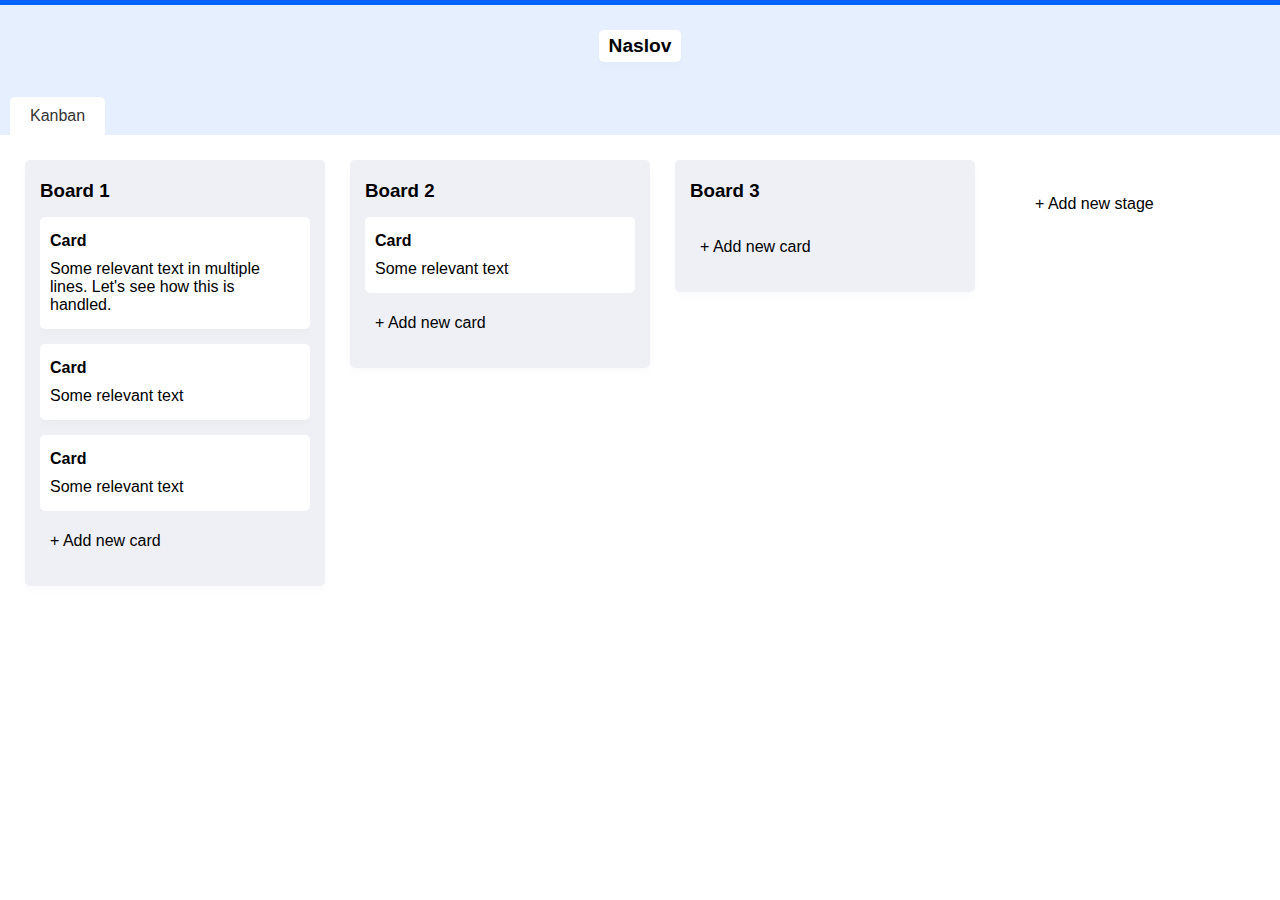
<file: components/Kanban Component/index.html>
<!DOCTYPE html>
<html lang="en">
  <head>
    <meta charset="UTF-8" />
    <meta http-equiv="X-UA-Compatible" content="IE=edge" />
    <meta name="viewport" content="width=device-width, initial-scale=1.0" />
    <title>Kanban Component</title>
    <link rel="stylesheet" href="css/style.css" />
    <script src="js/script.js" defer></script>
  </head>
  <body>
    <header>
      <div class="title">
        <div class="header-wrapper">
          <h1>Naslov</h1>
        </div>
      </div>
      <div class="subheader">
        <div class="subheader subheader__view">
          <a href="#">Kanban</a>
        </div>
      </div>
    </header>
    <main>
      <div class="kanban-container">
        <div class="kanban-stage">
          <div class="kanban-stage-title">
            <h3>Board 1</h3>
          </div>

          <div class="kanban-card-container">
            <div class="kanban-card">
              <h4>Card</h4>
              <p>
                Some relevant text in multiple lines. Let's see how this is
                handled.
              </p>
            </div>
            <div class="kanban-card">
              <h4>Card</h4>
              <p>Some relevant text</p>
            </div>
            <div class="kanban-card">
              <h4>Card</h4>
              <p>Some relevant text</p>
            </div>
          </div>

          <div class="new-card-container">
            <p class="button add-new-card">+ Add new card</p>
          </div>
        </div>

        <div class="kanban-stage">
          <div class="kanban-stage-title">
            <h3>Board 2</h3>
          </div>

          <div class="kanban-card-container">
            <div class="kanban-card">
              <h4>Card</h4>
              <p>Some relevant text</p>
            </div>
          </div>
          <div class="new-card-container">
            <p class="button add-new-card">+ Add new card</p>
          </div>
        </div>

        <div class="kanban-stage">
          <div class="kanban-stage-title">
            <h3>Board 3</h3>
          </div>

          <div class="kanban-card-container"></div>

          <div class="new-card-container">
            <p class="button add-new-card">+ Add new card</p>
          </div>
        </div>

        <div class="kanban-stage new-stage-container">
          <div class="kanban-card new-card-container">
            <p class="button new-stage-button">+ Add new stage</p>
          </div>
        </div>
      </div>
    </main>
  </body>
</html>
</file>
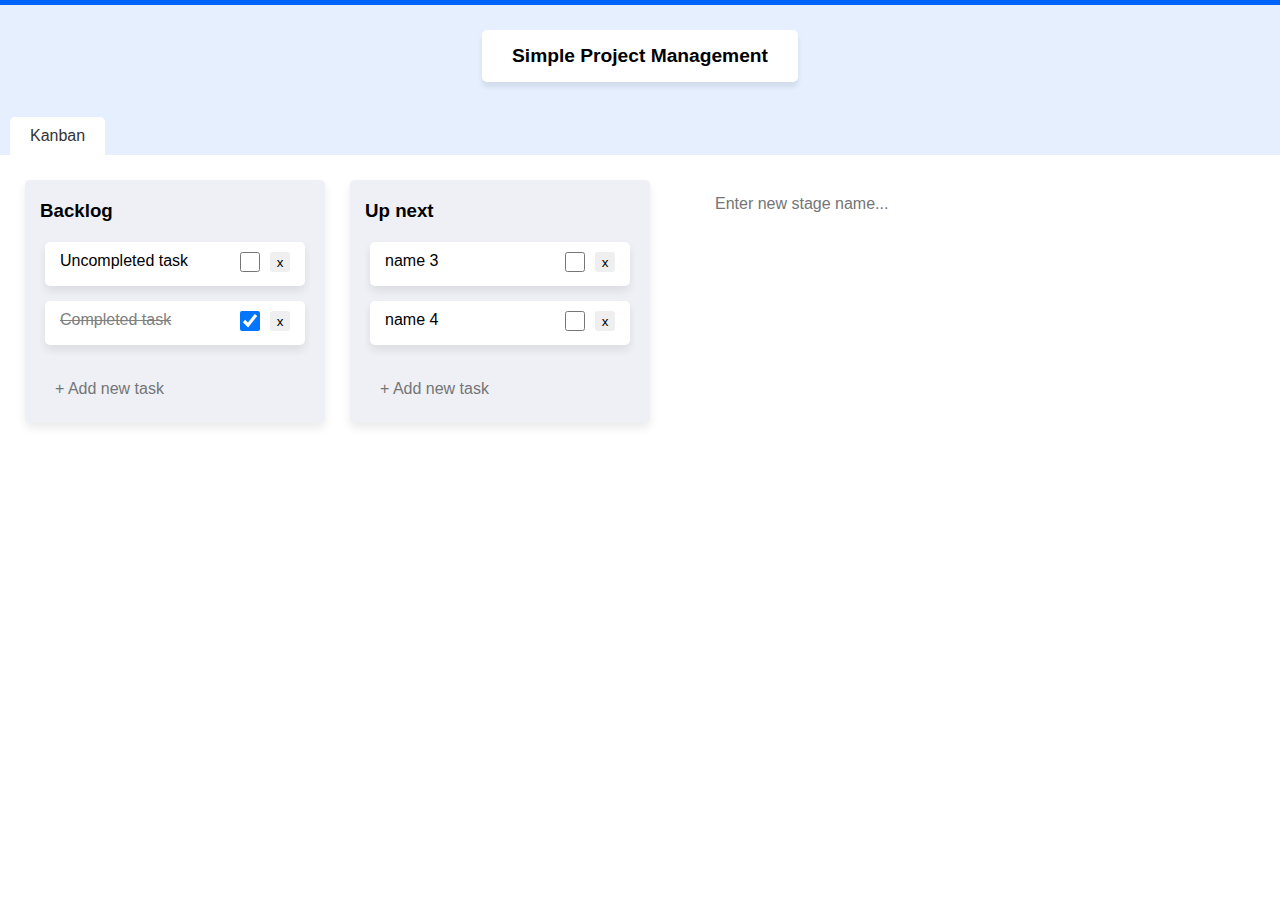
<file: components/Kanban-Board/index.html>
<!DOCTYPE html>
<html lang="en">
  <head>
    <meta charset="UTF-8" />
    <meta http-equiv="X-UA-Compatible" content="IE=edge" />
    <meta name="viewport" content="width=device-width, initial-scale=1.0" />
    <title>Kanban Component</title>
    <link rel="stylesheet" href="css/style.css" />
    <script defer src="js/script.js"></script>
  </head>
  <body>
    <header>
      <div class="title">
        <div class="header-wrapper">
          <h1>Simple Project Management</h1>
        </div>
      </div>
      <div class="subheader">
        <div class="subheader subheader__view">
          <a href="#">Kanban</a>
        </div>
      </div>
    </header>
    <main>
      <div class="kanban-container">
        <div class="stage-container"></div>
        <div class="kanban-stage new-stage-container">
          <div class="kanban-card new-card-container">
            <form>
              <input
                type="text"
                class="new-stage-name form-input"
                placeholder="Enter new stage name..."
              />
              <button class="button new-stage-button">+ Add new stage</button>
            </form>
          </div>
        </div>
      </div>
    </main>
  </body>
</html>
</file>
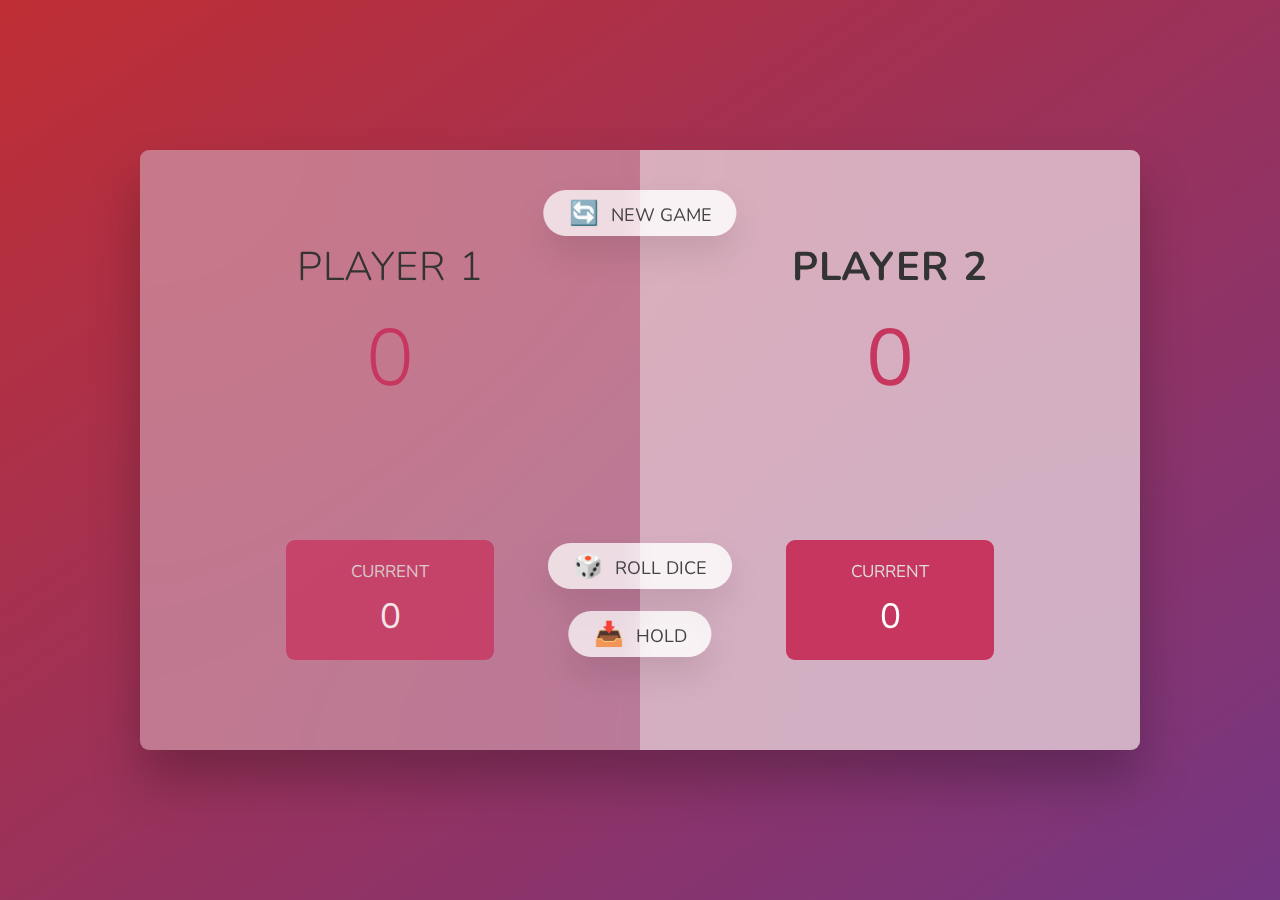
<file: components/Two Player Dice Game/index.html>
<!DOCTYPE html>
<html lang="en">
  <head>
    <meta charset="UTF-8" />
    <meta name="viewport" content="width=device-width, initial-scale=1.0" />
    <meta http-equiv="X-UA-Compatible" content="ie=edge" />
    <link rel="stylesheet" href="style.css" />
    <title>Pig Game</title>
  </head>
  <body>
    <main>
      <section class="player player--0">
        <h2 class="name" id="name--0">Player 1</h2>
        <p class="score" id="score--0">0</p>
        <div class="current">
          <p class="current-label">Current</p>
          <p class="current-score" id="current--0">0</p>
        </div>
      </section>
      <section class="player player--1 player--active">
        <h2 class="name" id="name--1">Player 2</h2>
        <p class="score" id="score--1">0</p>
        <div class="current">
          <p class="current-label">Current</p>
          <p class="current-score" id="current--1">0</p>
        </div>
      </section>

      <img src="dice-5.png" alt="Playing dice" class="dice hidden" />
      <button class="btn btn--new">🔄 New game</button>
      <button class="btn btn--roll">🎲 Roll dice</button>
      <button class="btn btn--hold">📥 Hold</button>
    </main>
    <script src="script.js"></script>
  </body>
</html>
</file>
<file: components/Kanban Component/css/style.css>
:root {
  font-family: "Segoe UI", Tahoma, Geneva, Verdana, sans-serif;
  --light-blue: #e5effe;
  --blue: #0064fd;
  --white: #ffffff;
  --text: #333333;
  --grey: #e0e2e7;
  --slider-grey: #c5c6ca;
  --slider-grey-hover: #b1b2b4;
  --light-grey: #eef0f6;
  --shadow: #00000005;
}

body {
  margin: 0;
}

/* ---------------------------- HORIZONTAL SLIDER CUSTOM SCROLLBAR ----------------------------*/

::-webkit-scrollbar {
  width: 7.5px;
  height: 7.5px;
}

::-webkit-scrollbar-track {
  background: transparent;
}

::-webkit-scrollbar-thumb {
  background: var(--slider-grey);
  border-radius: 20px;
}

::-webkit-scrollbar-thumb:hover {
  background: var(--slider-grey-hover);
}

/* ---------------------------- HEADER ----------------------------*/

.title {
  display: flex;
  align-items: center;
  justify-content: center;
  background: var(--light-blue);
  border-top: 5px solid var(--blue);
  padding: 25px;
}

.header-wrapper {
  background: var(--white);
  border-radius: 5px;
  box-shadow: 0px 5px 5px var(--shadow);
}

.header-wrapper h1 {
  font-size: 1.2em;
  padding: 5px 10px;
  margin: 0;
}

.subheader {
  display: flex;
  background-color: var(--light-blue);
  padding: 10px;
  padding-bottom: 0;
}

.subheader__view {
  background-color: white;
  padding: 10px 20px;
  border-radius: 5px 5px 0 0;
}

.subheader__view a {
  text-decoration: none;
  color: var(--text);
}

/* ---------------------------- KANBAN ----------------------------*/

.kanban-container {
  padding: 25px;
  display: flex;
  flex-flow: row;
  gap: 25px;
  -webkit-column-gap: 25px;
  overflow-x: auto;
  align-items: flex-start;
}

.kanban-stage {
  background-color: var(--light-grey);
  padding: 15px;
  border-radius: 5px;
  width: 270px;
  box-shadow: 0px 5px 10px var(--shadow);
  display: flex;
  flex-direction: column;
}

.kanban-stage-title h3 {
  margin-top: 5px;
  margin-bottom: 15px;
  width: 270px;
}

.kanban-card-container {
  display: flex;
  flex-direction: column;
  gap: 15px;
  -webkit-column-gap: 25px;
  overflow-y: auto;
  overflow-x: hidden;
  max-height: calc(100vh - 330px);
}

.kanban-card {
  background-color: var(--white);
  padding: 5px 10px;
  width: 250px;
  border-radius: 5px;
  box-shadow: 0px 5px 10px var(--shadow);
}

.kanban-card h4 {
  margin: 10px auto;
}

.kanban-card p {
  margin: 10px auto;
}

.new-stage-container {
  background-color: var(--white);
  box-shadow: none;
}

.new-stage-container .new-card-container {
  box-shadow: none;
}

.button {
  cursor: pointer;
  padding: 5px 10px;
  border-radius: 3px;
}

.button:hover {
  background-color: var(--grey);
}

@media screen and (max-width: 600px) {
  .kanban-container {
    scroll-snap-type: x mandatory;
  }

  .kanban-stage {
    scroll-snap-align: center;
  }
}
</file>
<file: components/Kanban-Board/css/style.css>
:root {
  font-family: "Segoe UI", Tahoma, Geneva, Verdana, sans-serif;
  --light-blue: #e5effe;
  --blue: #0064fd;
  --white: #ffffff;
  --text: #333333;
  --grey: #e0e2e7;
  --slider-grey: #c5c6ca;
  --slider-grey-hover: #b1b2b4;
  --light-grey: #eef0f6;
  --shadow: #00000015;
}

html {
  scroll-behavior: smooth;
}

body {
  margin: 0;
}

input {
  font-size: 16px;
}

/* ---------------------------- HORIZONTAL SLIDER CUSTOM SCROLLBAR ----------------------------*/

::-webkit-scrollbar {
  width: 7.5px;
  height: 7.5px;
}

::-webkit-scrollbar-track {
  background: transparent;
}

::-webkit-scrollbar-thumb {
  background: var(--slider-grey);
  border-radius: 20px;
}

::-webkit-scrollbar-thumb:hover {
  background: var(--slider-grey-hover);
}

/* ---------------------------- HEADER ----------------------------*/

.title {
  display: flex;
  align-items: center;
  justify-content: center;
  background: var(--light-blue);
  border-top: 5px solid var(--blue);
  padding: 25px;
}

.header-wrapper {
  background: var(--white);
  border-radius: 5px;
  padding: 10px 20px;
  box-shadow: 0px 5px 5px var(--shadow);
}

.header-wrapper h1 {
  font-size: 1.2em;
  padding: 5px 10px;
  margin: 0;
}

.subheader {
  display: flex;
  background-color: var(--light-blue);
  padding: 10px;
  padding-bottom: 0;
}

.subheader__view {
  background-color: white;
  padding: 10px 20px;
  border-radius: 5px 5px 0 0;
}

.subheader__view a {
  text-decoration: none;
  color: var(--text);
}

/* ---------------------------- KANBAN ----------------------------*/

.kanban-container {
  padding: 25px;
  display: flex;
  flex-flow: row;
  gap: 25px;
  -webkit-column-gap: 25px;
  overflow-x: auto;
}

.stage-container {
  display: flex;
  gap: 25px;
  align-items: flex-start;
}

.kanban-stage {
  background-color: var(--light-grey);
  padding: 15px;
  border-radius: 5px;
  width: 270px;
  box-shadow: 0px 5px 10px var(--shadow);
  display: flex;
  flex-direction: column;
}

.kanban-stage-title h3 {
  margin-top: 5px;
  margin-bottom: 15px;
  width: 270px;
}

.kanban-card-container {
  display: flex;
  flex-direction: column;
  gap: 15px;
  -webkit-column-gap: 25px;
  overflow-y: auto;
  overflow-x: hidden;
  max-height: calc(100vh - 350px);
  padding: 5px;
  padding-bottom: 10px;
}

.kanban-card {
  display: flex;
  position: relative;
  background-color: var(--white);
  padding: 5px 10px;
  max-width: 250px;
  border-radius: 5px;
  box-shadow: 0px 5px 10px var(--shadow);
  align-items: top;
}

.kanban-card > p,
.kanban-card > .checkbox-container,
.kanban-card > .delete-button {
  margin: 5px;
}

.task-name {
  display: block;
  flex-grow: 1;
}

.task-name:hover {
  text-decoration: underline;
  cursor: pointer;
}

.task-done {
  color: grey;
  text-decoration: line-through;
}

.new-stage-container {
  padding-top: 0;
  background-color: var(--white);
  box-shadow: none;
}

.new-stage-container .new-card-container {
  box-shadow: none;
  width: 270px;
}

.new-card-container .form-input {
  width: 100%;
}

.button {
  cursor: pointer;
  padding: 10px;
  border-radius: 3px;
  margin-top: 15px;
  border: none;
  font-size: 1em;
  width: 100%;
  text-align: left;
  background-color: transparent;
}

.button:hover {
  background-color: var(--grey);
}

.delete-button,
.done-checkbox {
  border: none;
  border-radius: 3px;
  height: 20px;
  width: 20px;
  top: 15px;
  right: 10px;
  cursor: pointer;
  margin: 0;
}

.delete-button:hover {
  background-color: var(--grey);
}

@media screen and (max-width: 600px) {
  .stage-container {
    scroll-snap-type: x mandatory;
  }

  .kanban-stage {
    scroll-snap-align: center;
  }
}

.form-input {
  outline: none;
  border-radius: 5px;
  padding: 10px 15px;
  margin: 0;
  transition: 0.1s ease;
  border: 1px solid transparent;
  background-color: transparent;
  border: none;
}

.form-input:focus-within {
  border-color: lightgrey;
  box-shadow: 0px 0px 15px #d3d3d350;
  background-color: #ffffff;
}

.new-task-name {
  width: 270px;
  box-sizing: border-box;
  margin-top: 15px;
}

.add-new-card,
.new-stage-button {
  display: none;
}
</file>
<file: components/Two Player Dice Game/style.css>
@import url('https://fonts.googleapis.com/css2?family=Nunito&display=swap');

* {
  margin: 0;
  padding: 0;
  box-sizing: inherit;
}

html {
  font-size: 62.5%;
  box-sizing: border-box;
}

body {
  font-family: 'Nunito', sans-serif;
  font-weight: 400;
  height: 100vh;
  color: #333;
  background-image: linear-gradient(to top left, #753682 0%, #bf2e34 100%);
  display: flex;
  align-items: center;
  justify-content: center;
}

/* LAYOUT */
main {
  position: relative;
  width: 100rem;
  height: 60rem;
  background-color: rgba(255, 255, 255, 0.35);
  backdrop-filter: blur(200px);
  filter: blur();
  box-shadow: 0 3rem 5rem rgba(0, 0, 0, 0.25);
  border-radius: 9px;
  overflow: hidden;
  display: flex;
}

.player {
  flex: 50%;
  padding: 9rem;
  display: flex;
  flex-direction: column;
  align-items: center;
  transition: all 0.75s;
}

/* ELEMENTS */
.name {
  position: relative;
  font-size: 4rem;
  text-transform: uppercase;
  letter-spacing: 1px;
  word-spacing: 2px;
  font-weight: 300;
  margin-bottom: 1rem;
}

.score {
  font-size: 8rem;
  font-weight: 300;
  color: #c7365f;
  margin-bottom: auto;
}

.player--active {
  background-color: rgba(255, 255, 255, 0.4);
}
.player--active .name {
  font-weight: 700;
}
.player--active .score {
  font-weight: 400;
}

.player--active .current {
  opacity: 1;
}

.current {
  background-color: #c7365f;
  opacity: 0.8;
  border-radius: 9px;
  color: #fff;
  width: 65%;
  padding: 2rem;
  text-align: center;
  transition: all 0.75s;
}

.current-label {
  text-transform: uppercase;
  margin-bottom: 1rem;
  font-size: 1.7rem;
  color: #ddd;
}

.current-score {
  font-size: 3.5rem;
}

/* ABSOLUTE POSITIONED ELEMENTS */
.btn {
  position: absolute;
  left: 50%;
  transform: translateX(-50%);
  color: #444;
  background: none;
  border: none;
  font-family: inherit;
  font-size: 1.8rem;
  text-transform: uppercase;
  cursor: pointer;
  font-weight: 400;
  transition: all 0.2s;

  background-color: white;
  background-color: rgba(255, 255, 255, 0.6);
  backdrop-filter: blur(10px);

  padding: 0.7rem 2.5rem;
  border-radius: 50rem;
  box-shadow: 0 1.75rem 3.5rem rgba(0, 0, 0, 0.1);
}

.btn::first-letter {
  font-size: 2.4rem;
  display: inline-block;
  margin-right: 0.7rem;
}

.btn--new {
  top: 4rem;
}
.btn--roll {
  top: 39.3rem;
}
.btn--hold {
  top: 46.1rem;
}

.btn:active {
  transform: translate(-50%, 3px);
  box-shadow: 0 1rem 2rem rgba(0, 0, 0, 0.15);
}

.btn:focus {
  outline: none;
}

.dice {
  position: absolute;
  left: 50%;
  top: 16.5rem;
  transform: translateX(-50%);
  height: 10rem;
  box-shadow: 0 2rem 5rem rgba(0, 0, 0, 0.2);
}

.player--winner {
  background-color: #2f2f2f;
}

.player--winner .name {
  font-weight: 700;
  color: #c7365f;
}

.hidden {
  display: none;
}
</file>
